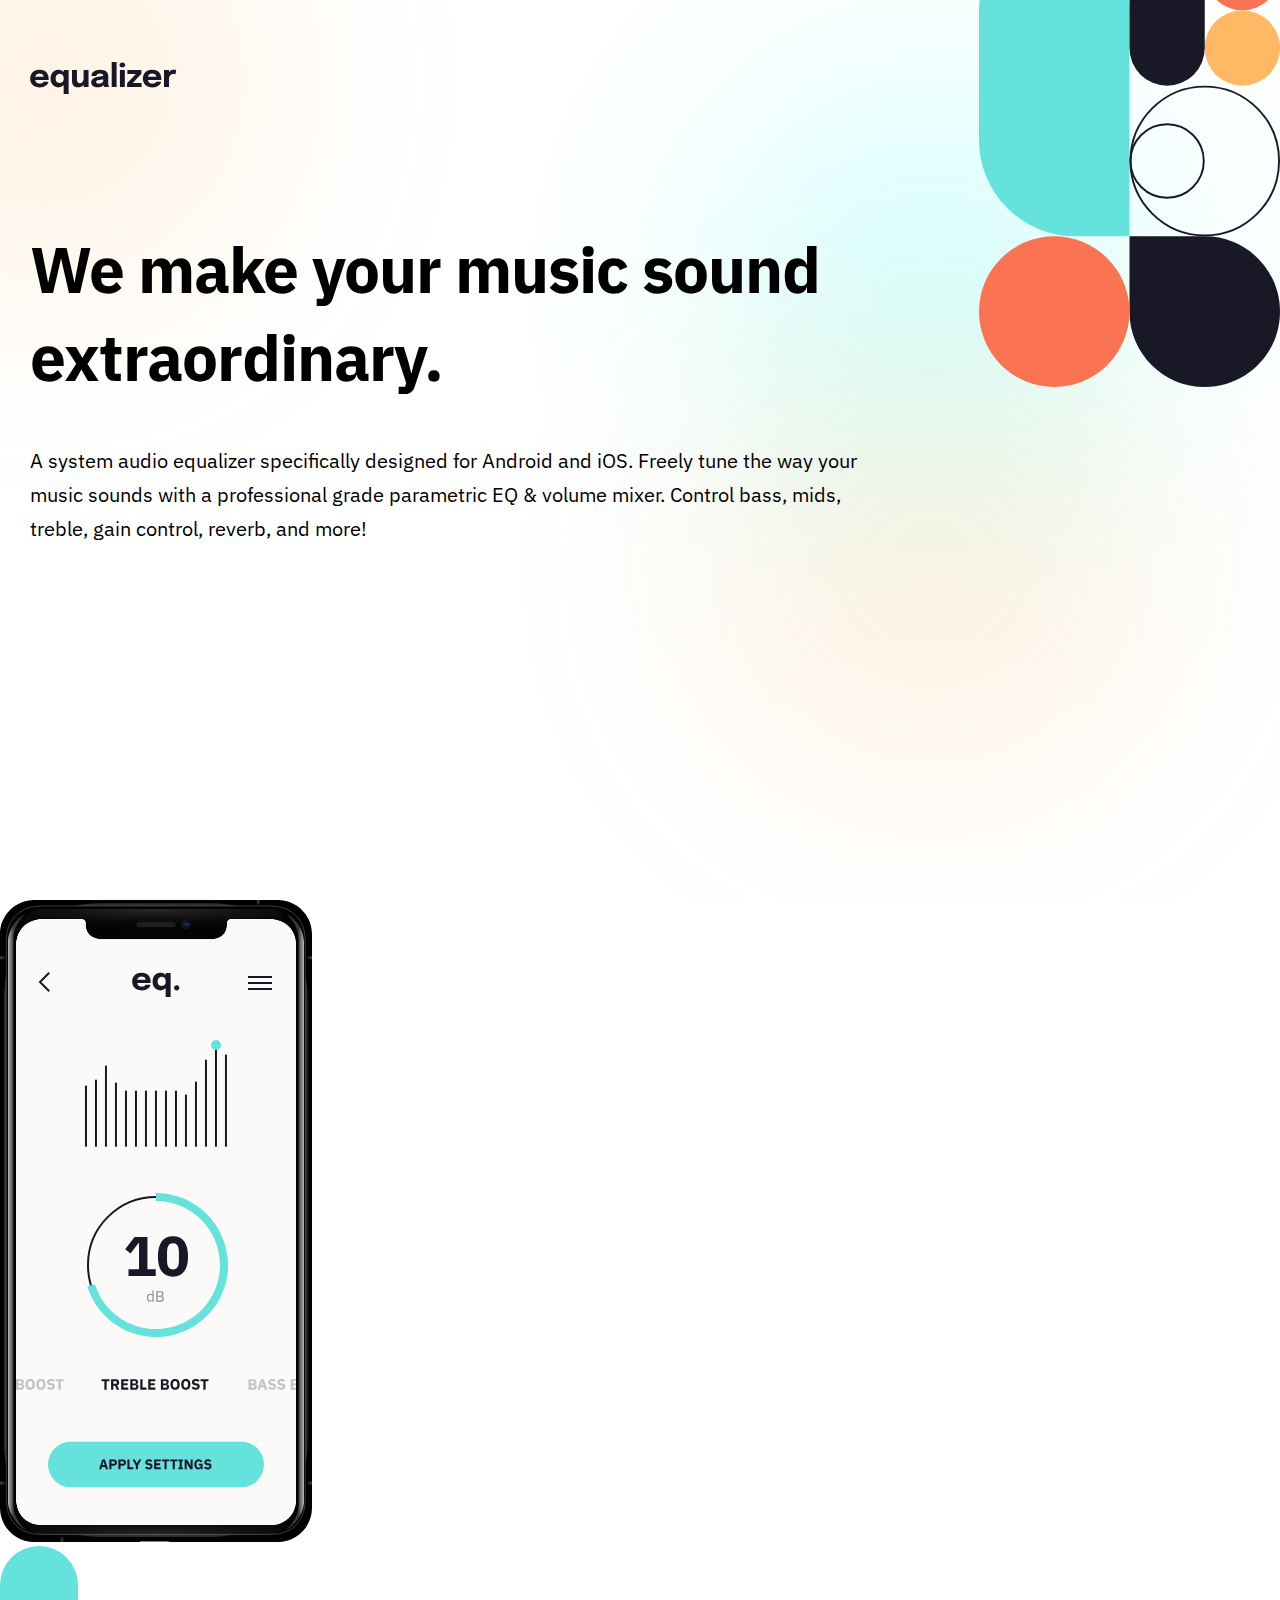
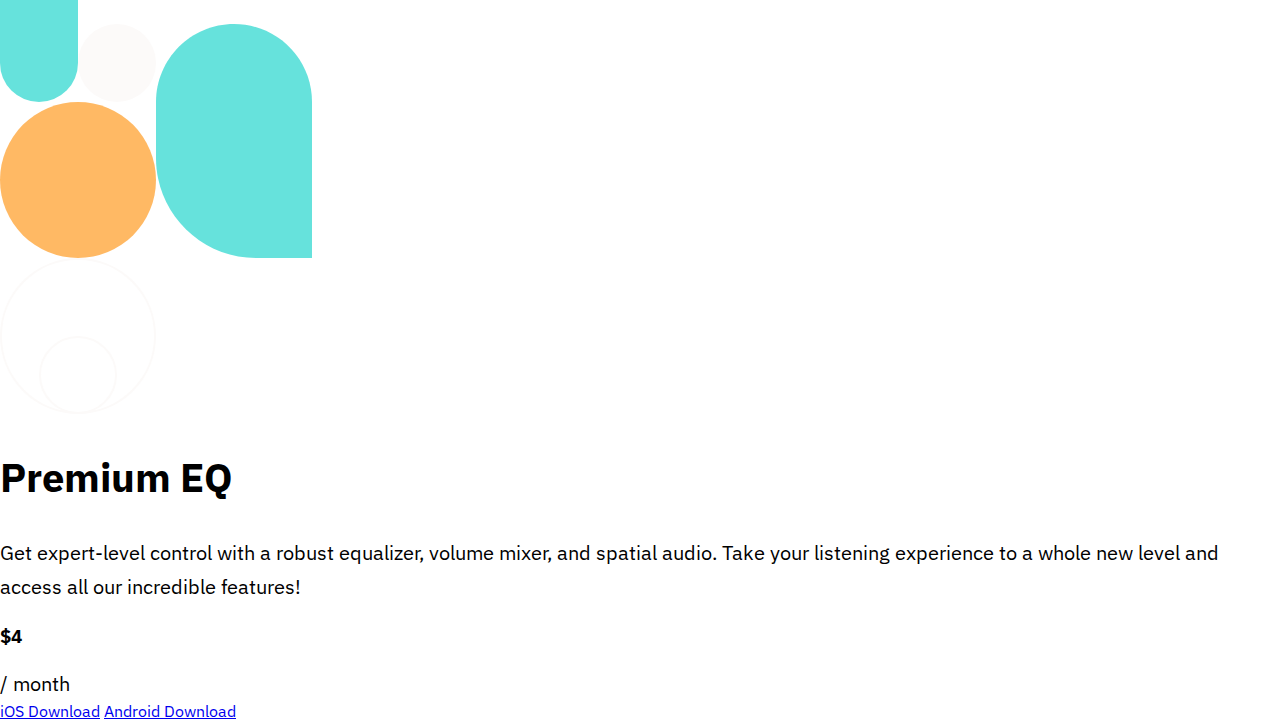
<file: index.html>
<!DOCTYPE html>
<html lang="en">
  <head>
    <meta charset="UTF-8" />
    <meta name="viewport" content="width=device-width, initial-scale=1.0" />

    <link
      rel="icon"
      type="image/png"
      sizes="32x32"
      href="./assets/favicon-32x32.png"
    />

    <title>Frontend Mentor | Equalizer landing page</title>
    <link rel="stylesheet" href="style.css" />
  </head>
  <body>
    <section class="hero">
      <div class="oval oval-1"></div>
      <div class="oval oval-2"></div>
      <div class="oval oval-3"></div>

      <div class="hero-pattern">
        <img src="./assets/bg-pattern-1.svg" alt="" />
      </div>

      <div class="hero-container">
        <div class="logo">
          <img src="./assets/logo.svg" alt="Logo" />
        </div>
        <div class="hero-content">
          <h1>We make your music sound extraordinary.</h1>
          <p class="body1">
            A system audio equalizer specifically designed for Android and iOS.
            Freely tune the way your music sounds with a professional grade
            parametric EQ & volume mixer. Control bass, mids, treble, gain
            control, reverb, and more!
          </p>
        </div>
      </div>
    </section>
    <!-- Premium EQ app for Android and iOS -->
    <section class="premium-eq">
      <div class="oval-premium"></div>
      <div class="premium-eq-container">
        <div class="premium-eq-bg">
          <div class="premium-eq-image">
            <img src="./assets/illustration-app.svg" alt="Premium EQ App" />
          </div>
          <div class="premium-eq-pattern">
            <img src="./assets/pattern-premium-eq.svg" alt="" />
          </div>
          <div class="premium-eq-content">
            <h2>Premium EQ</h2>
            <p class="body1">
              Get expert-level control with a robust equalizer, volume mixer,
              and spatial audio. Take your listening experience to a whole new
              level and access all our incredible features!
            </p>
            <div class="price">
              <h3>$4</h3>
              <span class="body1"> / month</span>
            </div>
            <div class="btn-container">
              <a href="#" class="btn btn-ios">iOS Download</a>
              <a href="#" class="btn btn-android">Android Download</a>
            </div>
          </div>
        </div>
      </div>
    </section>
  </body>
</html>
</file>
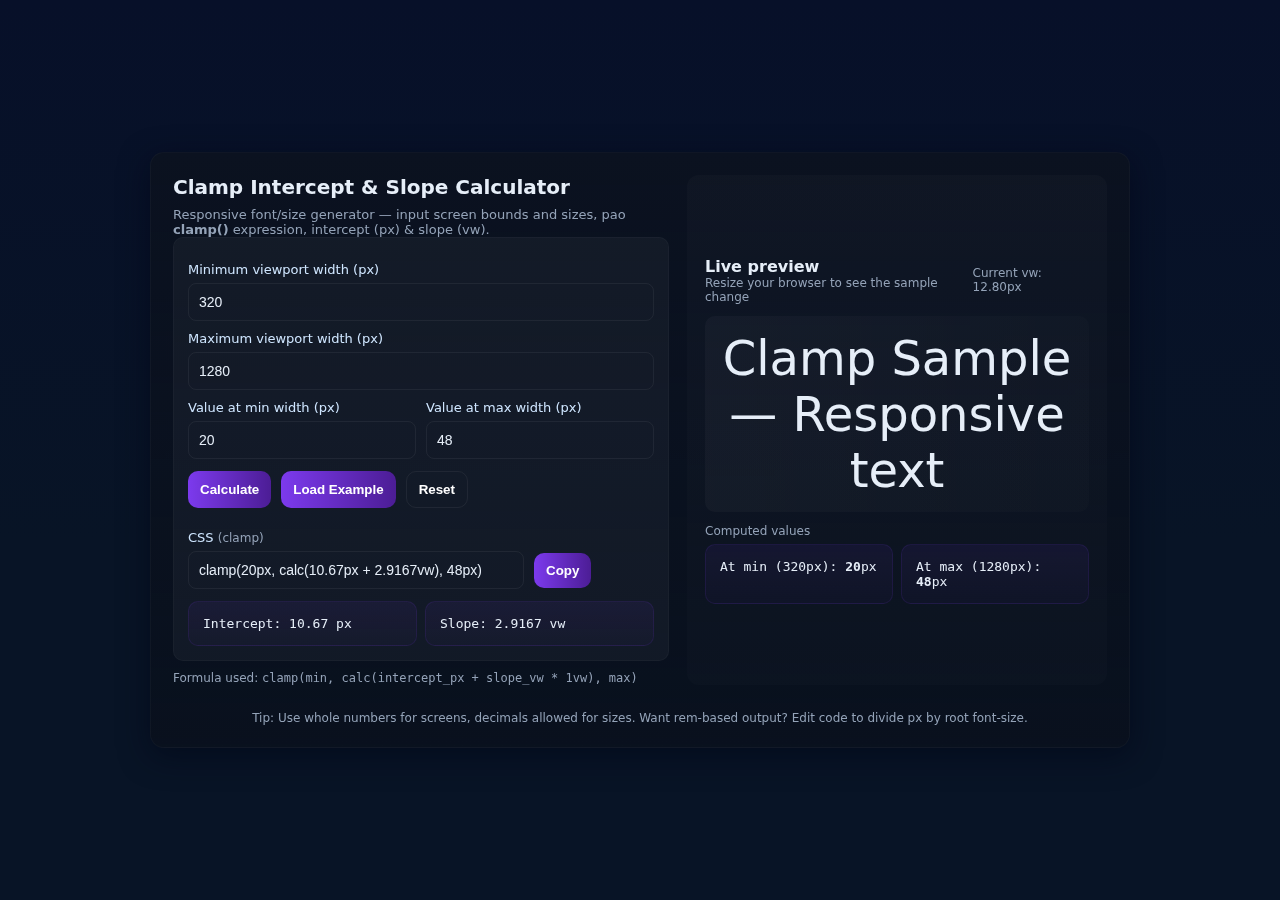
<file: clamp-intercept.html>
<!DOCTYPE html>
<html lang="bn">
  <head>
    <meta charset="utf-8" />
    <meta name="viewport" content="width=device-width, initial-scale=1" />
    <title>Clamp Intercept & Slope Calculator — Template</title>
    <style>
      :root {
        --bg: #0f172a;
        --card: #0b1220;
        --accent: #7c3aed;
        --muted: #94a3b8;
        --glass: rgba(255, 255, 255, 0.04);
      }
      * {
        box-sizing: border-box;
      }
      body {
        font-family: Inter, system-ui, Segoe UI, Roboto, "Helvetica Neue", Arial;
        margin: 0;
        background: linear-gradient(180deg, #071029 0%, #081426 60%);
        color: #e6eef8;
        min-height: 100vh;
        display: flex;
        align-items: center;
        justify-content: center;
        padding: 32px;
      }
      .card {
        width: 100%;
        max-width: 980px;
        background: linear-gradient(180deg, var(--card), rgba(10, 15, 25, 0.6));
        border-radius: 14px;
        padding: 22px;
        box-shadow: 0 8px 30px rgba(2, 6, 23, 0.6);
        backdrop-filter: blur(6px);
        border: 1px solid rgba(255, 255, 255, 0.03);
        display: grid;
        grid-template-columns: 1fr 420px;
        gap: 18px;
      }
      h1 {
        font-size: 20px;
        margin: 0 0 8px 0;
      }
      p.lead {
        margin: 0;
        color: var(--muted);
        font-size: 13px;
      }
      .controls {
        background: var(--glass);
        padding: 14px;
        border-radius: 10px;
        border: 1px solid rgba(255, 255, 255, 0.03);
      }
      label {
        display: block;
        font-size: 13px;
        color: #cfe6ff;
        margin: 10px 0 6px;
      }
      input[type="number"],
      input[type="text"],
      select {
        width: 100%;
        padding: 10px;
        border-radius: 8px;
        border: 1px solid rgba(255, 255, 255, 0.06);
        background: transparent;
        color: inherit;
        font-size: 14px;
      }
      .row {
        display: flex;
        gap: 10px;
      }
      .row > * {
        flex: 1;
      }
      button {
        background: linear-gradient(90deg, var(--accent), #4c1d95);
        border: none;
        padding: 10px 12px;
        border-radius: 10px;
        color: white;
        font-weight: 600;
        cursor: pointer;
      }
      .result {
        padding: 14px;
        border-radius: 10px;
        background: linear-gradient(
          180deg,
          rgba(124, 58, 237, 0.08),
          rgba(124, 58, 237, 0.03)
        );
        border: 1px solid rgba(124, 58, 237, 0.12);
        font-family: ui-monospace, SFMono-Regular, Menlo, Monaco, "Roboto Mono",
          monospace;
        font-size: 13px;
      }
      .preview {
        padding: 18px;
        border-radius: 12px;
        background: linear-gradient(
          180deg,
          rgba(255, 255, 255, 0.02),
          rgba(255, 255, 255, 0.01)
        );
        display: flex;
        flex-direction: column;
        gap: 12px;
        align-items: center;
        justify-content: center;
      }
      .sample {
        padding: 14px;
        border-radius: 10px;
        background: linear-gradient(
          90deg,
          rgba(255, 255, 255, 0.03),
          rgba(255, 255, 255, 0.01)
        );
        width: 100%;
        text-align: center;
      }
      .small {
        font-size: 12px;
        color: var(--muted);
      }
      .copy {
        display: inline-flex;
        align-items: center;
        gap: 8px;
      }
      .footer {
        grid-column: 1/-1;
        margin-top: 8px;
        color: var(--muted);
        font-size: 12px;
        text-align: center;
      }
      @media (max-width: 980px) {
        .card {
          grid-template-columns: 1fr;
        }
      }
    </style>
  </head>
  <body>
    <div class="card">
      <div>
        <h1>Clamp Intercept & Slope Calculator</h1>
        <p class="lead">
          Responsive font/size generator — input screen bounds and sizes, pao
          <strong>clamp()</strong> expression, intercept (px) &amp; slope (vw).
        </p>

        <div class="controls" id="controls">
          <label>Minimum viewport width (px)</label>
          <input type="number" id="minScreen" value="320" />

          <label>Maximum viewport width (px)</label>
          <input type="number" id="maxScreen" value="1280" />

          <div class="row">
            <div>
              <label>Value at min width (px)</label>
              <input type="number" id="minSize" value="20" />
            </div>
            <div>
              <label>Value at max width (px)</label>
              <input type="number" id="maxSize" value="48" />
            </div>
          </div>

          <div style="display: flex; gap: 10px; margin-top: 12px">
            <button id="calc">Calculate</button>
            <button id="example">Load Example</button>
            <button
              id="reset"
              style="
                background: transparent;
                border: 1px solid rgba(255, 255, 255, 0.06);
              "
            >
              Reset
            </button>
          </div>

          <div
            style="
              margin-top: 12px;
              display: flex;
              gap: 10px;
              align-items: center;
            "
          >
            <div style="flex: 1">
              <label>CSS <span class="small">(clamp)</span></label>
              <input type="text" id="clampText" readonly />
            </div>
            <div style="width: 120px">
              <label>&nbsp;</label>
              <button id="copyBtn">Copy</button>
            </div>
          </div>

          <div
            style="
              margin-top: 12px;
              display: grid;
              grid-template-columns: 1fr 1fr;
              gap: 8px;
            "
          >
            <div class="result">
              Intercept: <span id="intercept">—</span> px
            </div>
            <div class="result">Slope: <span id="slope">—</span> vw</div>
          </div>
        </div>

        <div class="small" style="margin-top: 10px">
          Formula used:
          <code>clamp(min, calc(intercept_px + slope_vw * 1vw), max)</code>
        </div>
      </div>

      <aside class="preview">
        <div
          style="
            width: 100%;
            display: flex;
            justify-content: space-between;
            align-items: center;
          "
        >
          <div>
            <strong>Live preview</strong>
            <div class="small">
              Resize your browser to see the sample change
            </div>
          </div>
          <div class="small">Current vw: <span id="curVw">—</span>px</div>
        </div>

        <div class="sample" id="sampleText" style="font-size: 20px">
          Clamp Sample — Responsive text
        </div>

        <div style="width: 100%">
          <div class="small">Computed values</div>
          <div style="display: flex; gap: 8px; margin-top: 6px">
            <div class="result" style="flex: 1">
              At min (<span id="minWLabel">320</span>px):
              <strong id="valMin">—</strong>px
            </div>
            <div class="result" style="flex: 1">
              At max (<span id="maxWLabel">1280</span>px):
              <strong id="valMax">—</strong>px
            </div>
          </div>
        </div>
      </aside>

      <div class="footer">
        Tip: Use whole numbers for screens, decimals allowed for sizes. Want
        rem-based output? Edit code to divide px by root font-size.
      </div>
    </div>

    <script>
      const $ = (id) => document.getElementById(id);
      function toNum(v, fallback = 0) {
        return Number(v) || fallback;
      }

      function compute(minScreen, maxScreen, minSize, maxSize) {
        // slope in vw units: (deltaSize) * 100 / (deltaScreen)
        const deltaScreen = maxScreen - minScreen;
        const deltaSize = maxSize - minSize;
        const slope_vw =
          deltaScreen === 0 ? 0 : (deltaSize * 100) / deltaScreen; // units: px per 1vw
        const intercept_px = minSize - slope_vw * (minScreen / 100);
        return { slope_vw, intercept_px };
      }

      function updateUI() {
        const minScreen = toNum($("minScreen").value, 320);
        const maxScreen = toNum($("maxScreen").value, 1280);
        const minSize = toNum($("minSize").value, 20);
        const maxSize = toNum($("maxSize").value, 48);

        $("minWLabel").textContent = minScreen;
        $("maxWLabel").textContent = maxScreen;

        const { slope_vw, intercept_px } = compute(
          minScreen,
          maxScreen,
          minSize,
          maxSize
        );

        const clampCSS = `clamp(${minSize}px, calc(${intercept_px.toFixed(
          2
        )}px + ${slope_vw.toFixed(4)}vw), ${maxSize}px)`;
        $("clampText").value = clampCSS;
        $("intercept").textContent = intercept_px.toFixed(2);
        $("slope").textContent = slope_vw.toFixed(4);

        // compute values at min and max to show sanity check
        const valAtMin = intercept_px + slope_vw * (minScreen / 100);
        const valAtMax = intercept_px + slope_vw * (maxScreen / 100);
        $("valMin").textContent = Number(valAtMin.toFixed(2));
        $("valMax").textContent = Number(valAtMax.toFixed(2));

        // set preview font-size using clamp (applied to element)
        $("sampleText").style.fontSize = clampCSS;
      }

      // live current vw px: 1vw in px is viewportWidth/100
      function updateVw() {
        const vwPx = window.innerWidth / 100;
        $("curVw").textContent = vwPx.toFixed(2);
      }

      document.addEventListener("input", () => {
        /* live-update while typing */ updateUI();
      });
      window.addEventListener("resize", () => {
        updateUI();
        updateVw();
      });

      $("calc").addEventListener("click", () => {
        updateUI();
        updateVw();
      });
      $("copyBtn").addEventListener("click", async () => {
        try {
          await navigator.clipboard.writeText($("clampText").value);
          $("copyBtn").textContent = "Copied ✓";
          setTimeout(() => ($("copyBtn").textContent = "Copy"), 1400);
        } catch (e) {
          alert("Copy failed — please select and copy manually.");
        }
      });

      $("reset").addEventListener("click", () => {
        $("minScreen").value = 320;
        $("maxScreen").value = 1280;
        $("minSize").value = 20;
        $("maxSize").value = 48;
        updateUI();
        updateVw();
      });

      $("example").addEventListener("click", () => {
        // some cool presets
        $("minScreen").value = 360;
        $("maxScreen").value = 1440;
        $("minSize").value = 18;
        $("maxSize").value = 72;
        updateUI();
        updateVw();
      });

      // init
      updateUI();
      updateVw();
    </script>
  </body>
</html>
</file>
<file: style.css>
@import url("https://fonts.googleapis.com/css2?family=IBM+Plex+Sans:ital,wght@0,100..700;1,100..700&display=swap");

:root {
  --font-family: "IBM Plex Sans", sans-serif;
  --primary-color: rgb(102, 226, 220); /* Aqua */
  --accent-color: rgb(250, 116, 83); /* Coral */
  --secondary-color: rgb(255, 185, 100); /* Sunset */

  --background-color: rgb(252, 250, 249); /* Light Background */
  --text-color: rgb(25, 24, 38); /* Dark Text / Dark BG */

  --pattern-responsive-width: calc(
    266px + (312 - 266) * ((100vw - 768px) / (1440 - 768))
  );
  --pattern-responsive-height: calc(
    400px + (468 - 400) * ((100vw - 768px) / (1440 - 768))
  );
}

body {
  margin: 0;
  padding: 0;
  font-family: var(--font-family);
}

/* Common design */

h1 {
  font-size: clamp(64px, 3.5vw, 88px);
  font-weight: 700;
  line-height: 88px;
  letter-spacing: -1px;
}

h2 {
  font-size: 40px;
  font-weight: 700;
  line-height: 52px;
}
.body1 {
  font-size: 20px;
  font-weight: 400;
  line-height: 34px;
}
.body2 {
  font-size: 16px;
  font-weight: 400;
  line-height: 26px;
}
.btn1 {
  border-radius: 12px;
  background: rgba(25, 24, 38, 1);
}

.hero {
  position: relative;
  overflow: hidden;
  min-height: 100vh;
}

.oval {
  position: absolute;
  border-radius: 100%;
  width: 384px;
  height: 384px;
  filter: blur(135px);
  z-index: -11;
}

.oval-1 {
  top: -112px;
  left: -146px;
  background: rgba(255, 146, 1, 1);
  opacity: 0.15;
}

.oval-2 {
  top: 100px;
  right: 156px;
  background: rgba(64, 255, 246, 1);
  opacity: 0.28;
}
.oval-3 {
  top: 371px;
  right: 156px;
  background: rgba(255, 146, 1, 1);
  opacity: 0.15;
}

.hero-container {
  max-width: 1275px;
  margin: 0 auto;
  padding: 0 30px;
}

.hero-pattern {
  position: absolute;
  top: 0;
  right: 0;
  transform: translate(0, -65px);
  z-index: -1;
}

.hero-pattern img {
  width: var(--pattern-responsive-width);
  height: var(--pattern-responsive-height);
}

.logo {
  margin-bottom: 127px;
  margin-top: 61px;
}
.hero-content {
  width: 70%;
  z-index: 1;
}

@media screen and (max-width: 768px) {
  h1 {
    font-size: clamp(40px, 6vw, 64px);
    line-height: clamp(48px, 4vw, 64px);
    letter-spacing: -0.73px;
  }

  .oval-1 {
    top: -112px;
    left: -254px;
  }
  .oval-2 {
    top: 41px;
    right: 39px;
  }
  .oval-3 {
    right: 39px;
    top: 312px;
  }
  .logo {
    margin-bottom: 64px;
    margin-top: 32px;
  }
  .hero-content {
    max-width: 520px;
  }
  .hero-pattern img {
    width: 266px;
    height: 400px;
  }
  .hero-pattern img {
    width: clamp(150px, 35vw, 266px);
    height: auto;
  }
}

@media screen and (max-width: 375px) {
  h1 {
    letter-spacing: -0.45px;
  }
  .oval {
    width: 281.4px;
    height: 281.4px;
  }
  .oval-1 {
    display: none;
  }
  .oval-2 {
    right: -159px;
    top: -104px;
  }
  .oval-3 {
    right: -159px;
    top: 94px;
  }

  .hero-container {
    padding: 0 24px;
  }

  .hero-content {
    width: 100%;
  }

  .hero-pattern img {
    display: none;
  }
}
</file>
